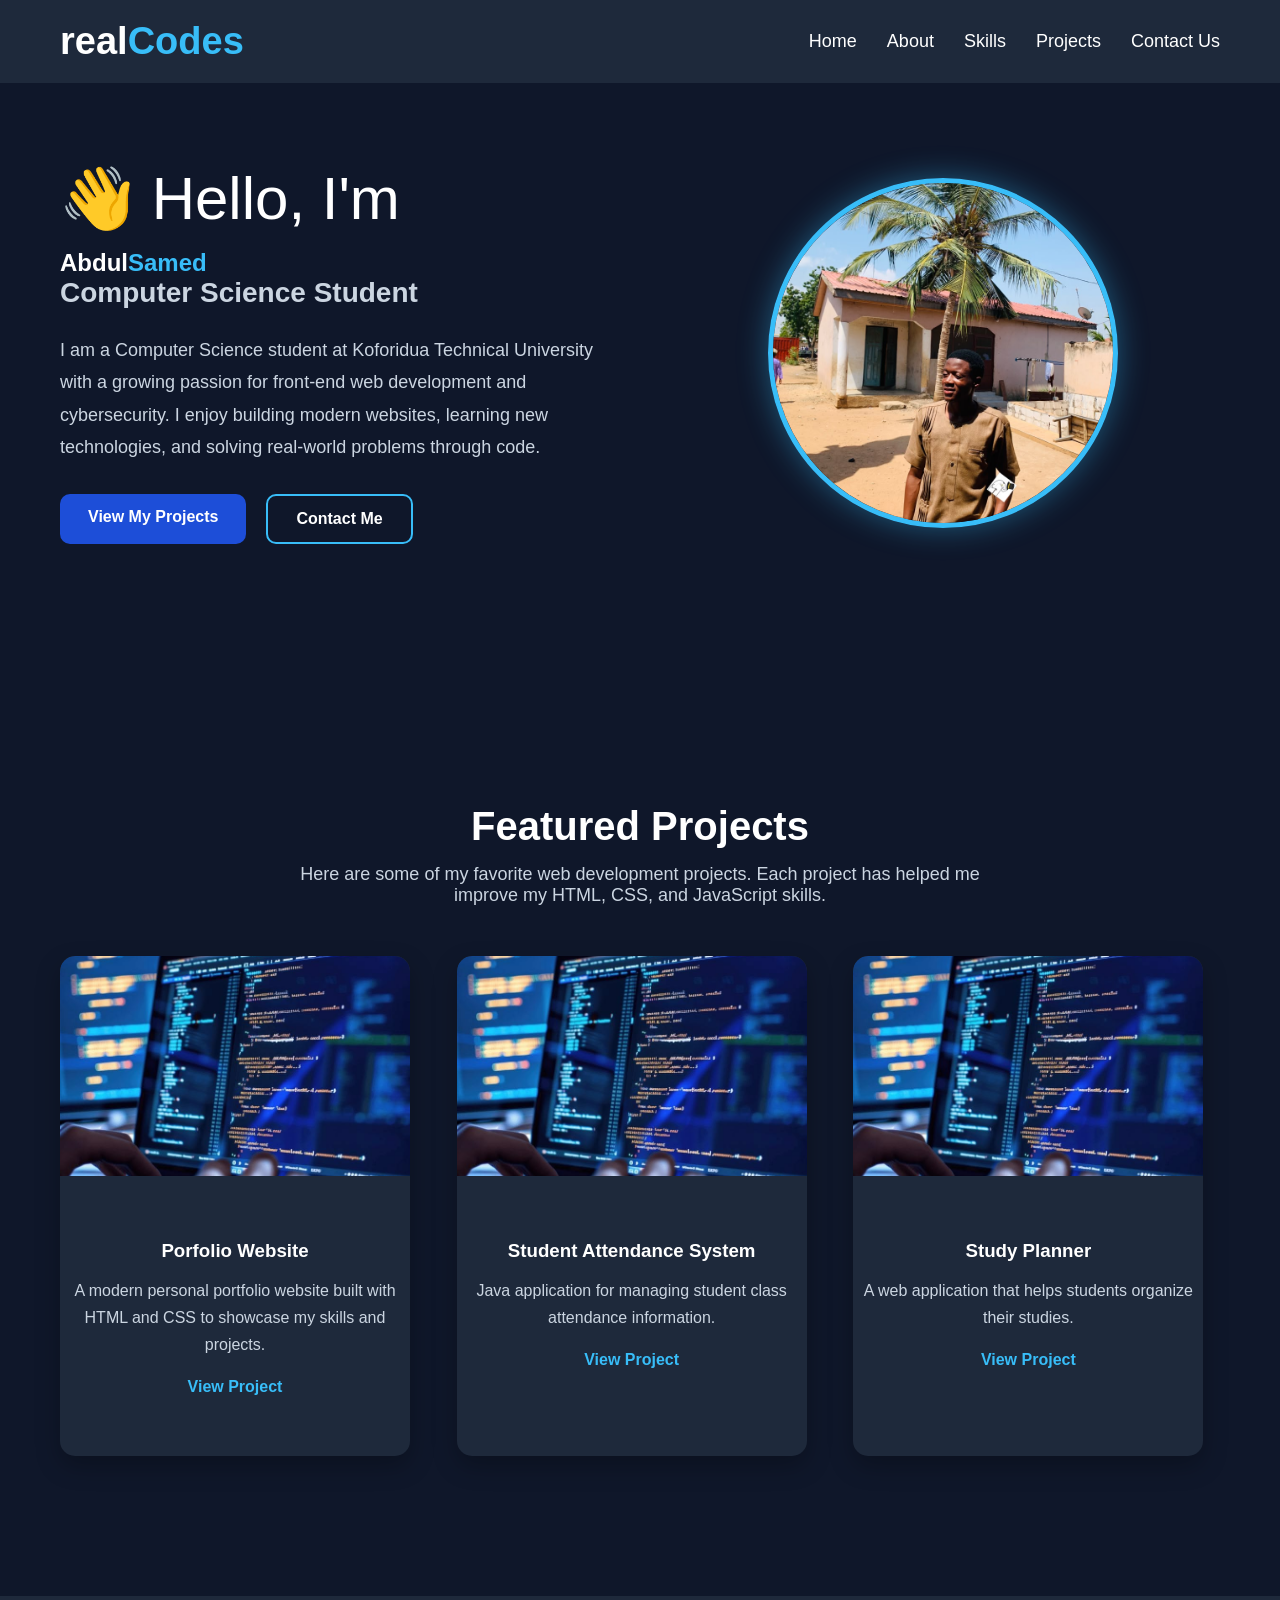
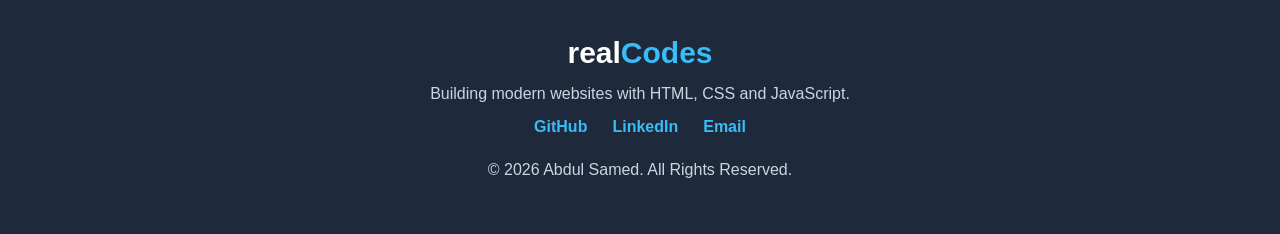
<file: index.html>
<!DOCTYPE html>
<html lang="en">
<head>
    <meta charset="UTF-8">
    <meta name="viewport" content="width=device-width, initial-scale=1.0">
    <title>realCodes Porfolio</title>
    <link rel="stylesheet" href="style.css">
</head>
<body>
    <!-- I'm builiding a Navigation bar -->
     <nav class="navbar">
        <!-- logo goes to the left -->
         <div class="logo">real<span>Codes</span>
        </div>

         <!-- list of nav-items -->
          <ul class="nav-links">
            <li><a href="index.html">Home</a></li>
            <li><a href="about.html">About</a></li>
            <li><a href="skills.html">Skills</a></li>
            <li><a href="projects.html">Projects</a></li>
            <li><a href="contact.html">Contact Us</a></li>
          </ul>
     </nav>
    
     <section class="hero">
      <div class="hero-text">
        <p class="greeting">👋 Hello, I'm</p>
        <h1>Abdul<span>Samed</span></h1>
        <h2>Computer Science Student</h2>

        <p class="intro">I am a Computer Science student at Koforidua Technical University with a growing passion for front-end web development and cybersecurity. I enjoy building modern websites, learning new technologies, and solving real-world problems through code.
</p>
     

       <div class="hero-buttons">
        <a href="projects.html" class="btn">View My Projects</a>
        <a href="contact.html" class="btn-secondary">Contact Me</a>
        </div>
        </div>
      

      <div class="hero-image">
        <img src="realabdul.jpeg" alt="Abdul Samed">
      </div> 
     </section>

     <section class="featured-projects">
      <h2>Featured Projects</h2>

      <p class="section-description">
         Here are some of my favorite web development projects. Each project has helped me improve my HTML, CSS, and JavaScript skills.
      </p>
      
      <div class="projects-grid">

        <!-- Project Card 1 -->
         <article class="project-card">

          <img src="IMG_1.jpg" alt="Porfolio Website">

          <div class="project-content">

            <h3>Porfolio Website</h3>

            <p>
               A modern personal portfolio website built with HTML and CSS to showcase my skills and projects.
                </p>
              
                <a href="" class="project-btn">View Project</a>

          </div>
         </article>

          <!-- Project Card 2 -->
          <article class="project-card">

          <img src="IMG_1.jpg" alt="Student Managemnet System">

          <div class="project-content">

            <h3>Student Attendance System</h3>

            <p>
               Java application for managing student class attendance information.
                </p>
              
                <a href="" class="project-btn">View Project</a>

          </div>
         </article>

          <!-- Project Card 3 -->
          <article class="project-card">

          <img src="IMG_1.jpg" alt="Study Planner">

          <div class="project-content">

            <h3>Study Planner</h3>

            <p>
               A web application that helps students organize their studies.
                </p>
              
                <a href="" class="project-btn">View Project</a>

          </div>
         </article>
         </div>
     </section>
     
     <footer class="footer">

    <div class="footer-content">

        <h3>real<span>Codes</span></h3>

        <p>
            Building modern websites with HTML, CSS and JavaScript.
        </p>

        <div class="social-links">
            <a href="#">GitHub</a>
            <a href="#">LinkedIn</a>
            <a href="#">Email</a>
        </div>

        <p class="copyright">
            © 2026 Abdul Samed. All Rights Reserved.
        </p>

    </div>

</footer>
     
</body>
</html>
</file>
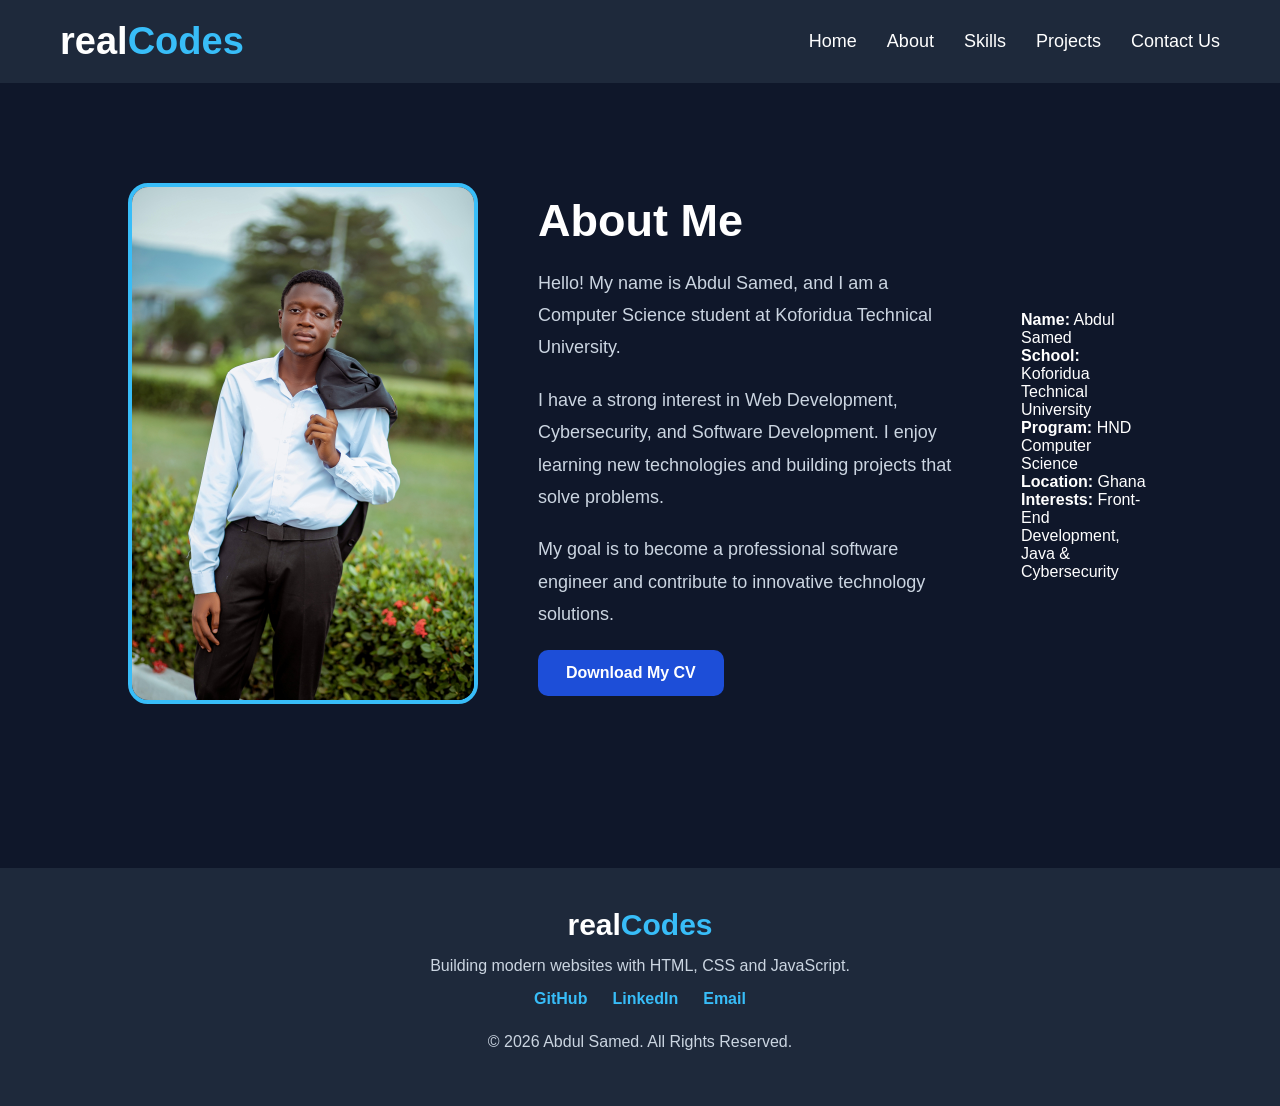
<file: about.html>
<!DOCTYPE html>
<html lang="en">
<head>
    <meta charset="UTF-8">
    <meta name="viewport" content="width=device-width, initial-scale=1.0">
    <title>About | realCodes</title>
    <link rel="stylesheet" href="style.css">
</head>
<body>
     <!-- Navigation Bar -->
    <nav class="navbar">

        <div class="logo">
            real<span>Codes</span>
        </div>

        <ul class="nav-links">
            <li><a href="index.html">Home</a></li>
            <li><a href="about.html">About</a></li>
            <li><a href="skills.html">Skills</a></li>
            <li><a href="projects.html">Projects</a></li>
            <li><a href="contact.html">Contact Us</a></li>
        </ul>

    </nav>

    <section class="about">

    <div class="about-image">
        <img src="IMG_5550.JPG" alt="Abdul Samed">
    </div>

    <div class="about-content">

        <h1>About Me</h1>

        <p>
            Hello! My name is Abdul Samed, and I am a Computer Science student
            at Koforidua Technical University.
        </p>

        <p>
            I have a strong interest in  Web Development,
            Cybersecurity, and Software Development. I enjoy learning
            new technologies and building projects that solve problems.
        </p>

        <p>
            My goal is to become a professional software engineer and
            contribute to innovative technology solutions.
        </p>

        <a href="cv.pdf" class="btn">
            Download My CV
        </a>

    </div>

    <div class="about-details">

    <p><strong>Name:</strong> Abdul Samed</p>

    <p><strong>School:</strong> Koforidua Technical University</p>

    <p><strong>Program:</strong> HND Computer Science</p>

    <p><strong>Location:</strong> Ghana</p>
    
    <p><strong>Interests:</strong> Front-End Development, Java & Cybersecurity</p>

</div>


</section>

<footer class="footer">

    <div class="footer-content">

        <h3>real<span>Codes</span></h3>

        <p>
            Building modern websites with HTML, CSS and JavaScript.
        </p>

        <div class="social-links">
            <a href="#">GitHub</a>
            <a href="#">LinkedIn</a>
            <a href="#">Email</a>
        </div>

        <p class="copyright">
            © 2026 Abdul Samed. All Rights Reserved.
        </p>

    </div>

</footer>
    
</body>
</html>
</file>
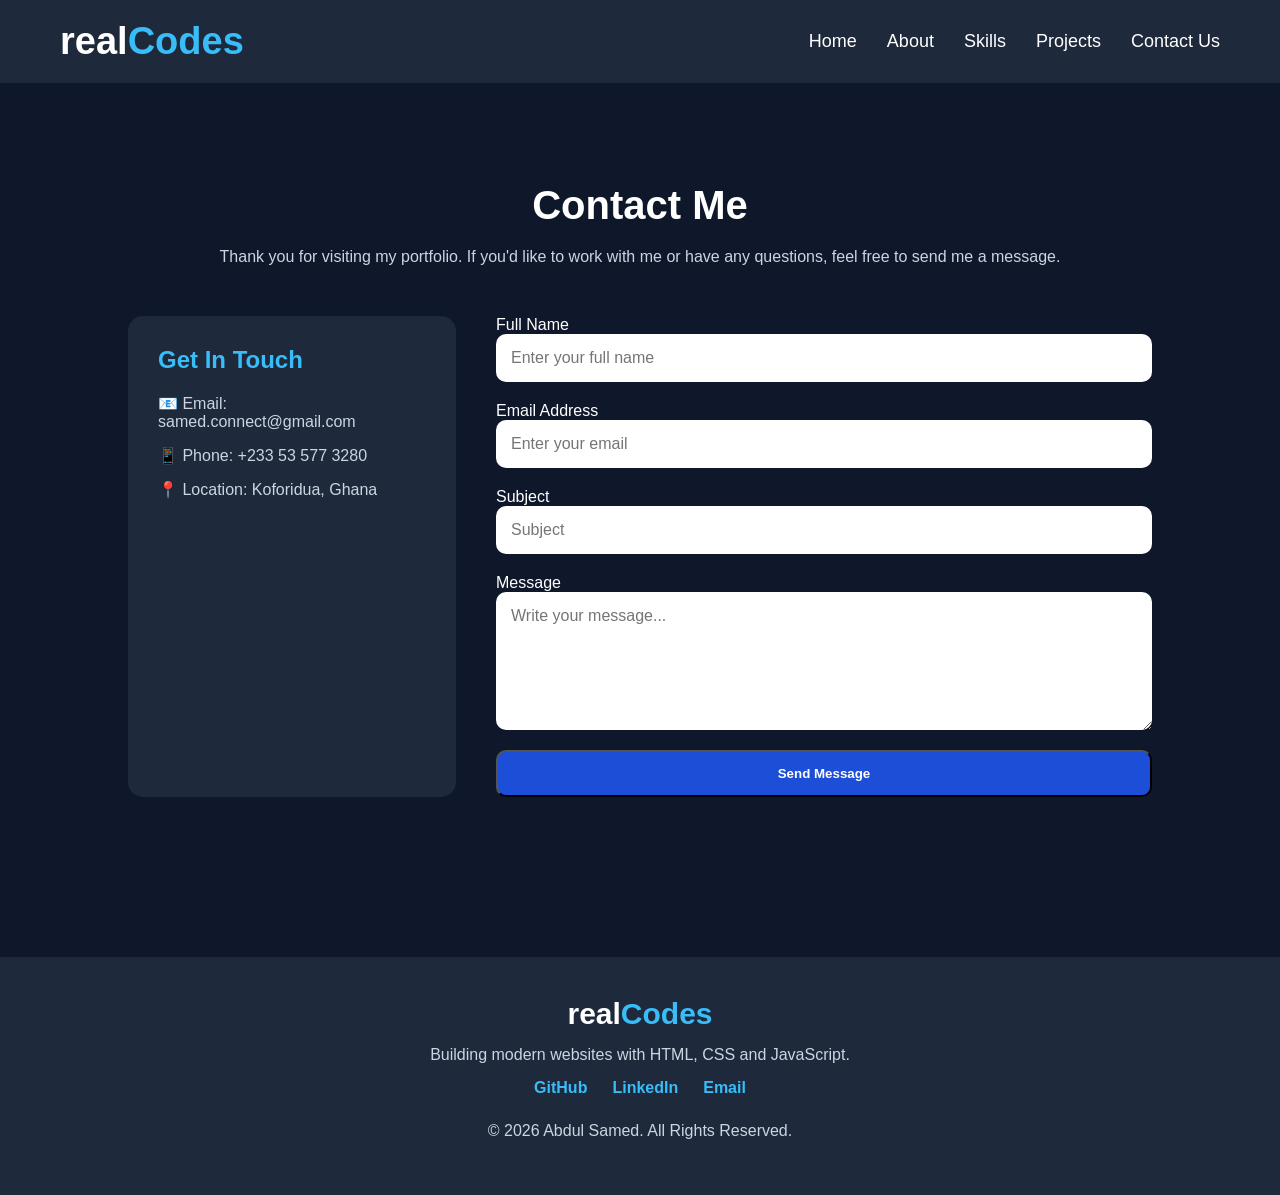
<file: contact.html>
<!DOCTYPE html>
<html lang="en">
<head>
    <meta charset="UTF-8">
    <meta name="viewport" content="width=device-width, initial-scale=1.0">
    <title>Contact Info</title>
    <link rel="stylesheet" href="style.css">
</head>
<body>
     <!-- Navigation Bar -->
    <nav class="navbar">

        <div class="logo">
            real<span>Codes</span>
        </div>

        <ul class="nav-links">
            <li><a href="index.html">Home</a></li>
            <li><a href="about.html">About</a></li>
            <li><a href="skills.html">Skills</a></li>
            <li><a href="projects.html">Projects</a></li>
            <li><a href="contact.html">Contact Us</a></li>
        </ul>

    </nav>

    <section class="contact">

    <h1>Contact Me</h1>

    <p class="contact-text">
        Thank you for visiting my portfolio. If you'd like to work with me or have any questions, feel free to send me a message.
    </p>

    <div class="contact-container">

        <div class="contact-info">

            <h2>Get In Touch</h2>

            <p>📧 Email: samed.connect@gmail.com</p>

            <p>📱 Phone: +233 53 577 3280</p>

            <p>📍 Location: Koforidua, Ghana</p>

        </div>

        <form class="contact-form">

            <label for="name">Full Name</label>
            <input type="text" id="name" placeholder="Enter your full name">

            <label for="email">Email Address</label>
            <input type="email" id="email" placeholder="Enter your email">

            <label for="subject">Subject</label>
            <input type="text" id="subject" placeholder="Subject">

            <label for="message">Message</label>
            <textarea id="message" rows="6" placeholder="Write your message..."></textarea>

            <button type="submit" class="btn">Send Message</button>

        </form>

    </div>

</section>

<footer class="footer">

    <div class="footer-content">

        <h3>real<span>Codes</span></h3>

        <p>
            Building modern websites with HTML, CSS and JavaScript.
        </p>

        <div class="social-links">
            <a href="https://github.com/">GitHub</a>
            <a href="https://www.linkedin.com/in/abdulai-abdul-samed-830835382/">LinkedIn</a>
            <a href="samed.connect@gmail.com">Email</a>
        </div>

        <p class="copyright">
            © 2026 Abdul Samed. All Rights Reserved.
        </p>

    </div>

</footer>

    
</body>
</html>
</file>
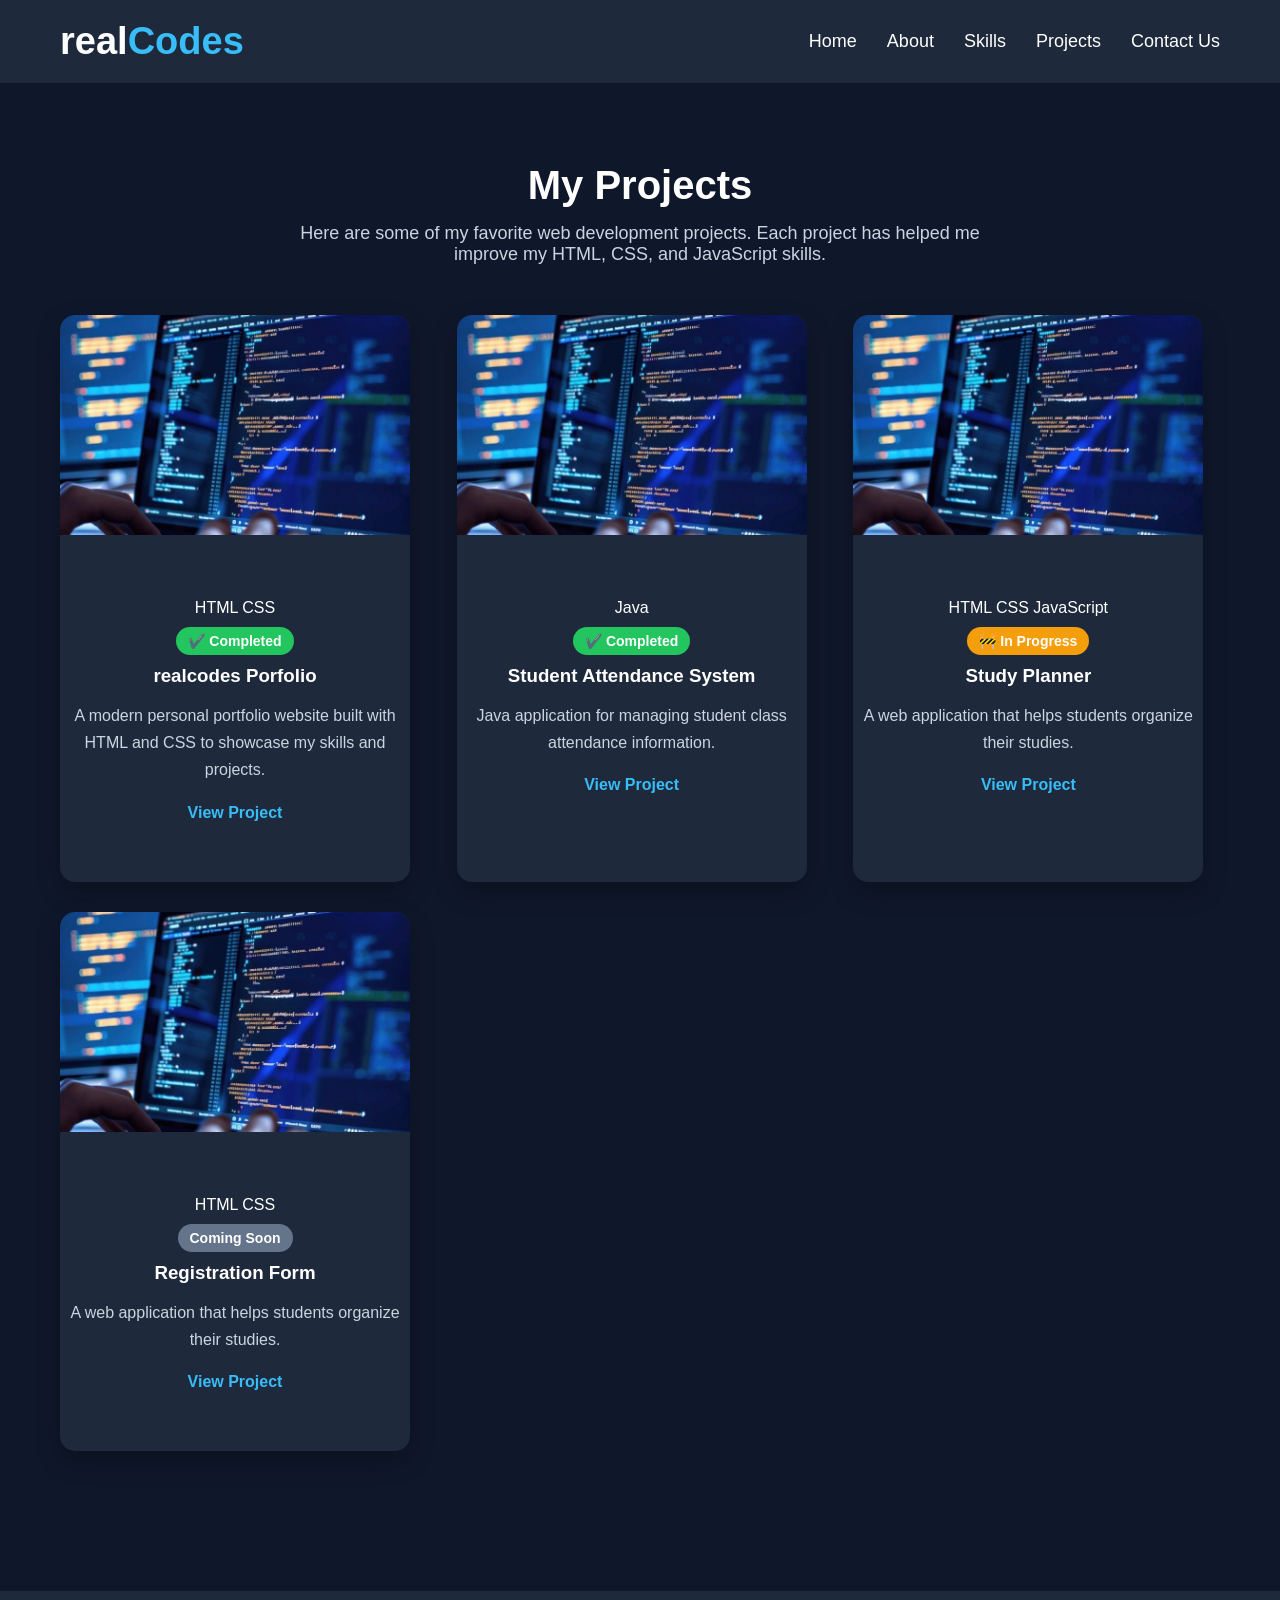
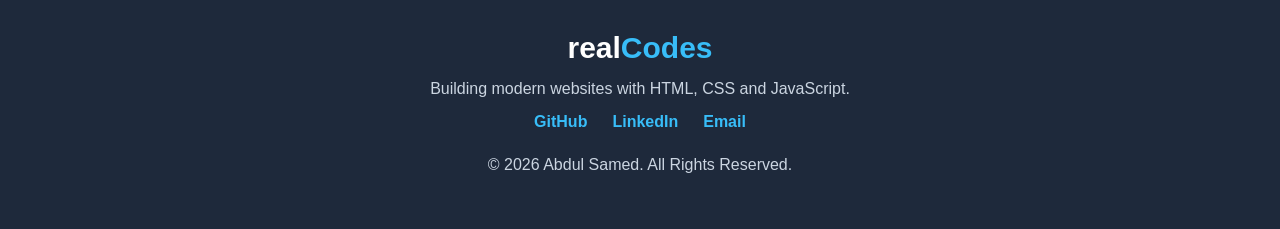
<file: projects.html>
<!DOCTYPE html>
<html lang="en">
<head>
    <meta charset="UTF-8">
    <meta name="viewport" content="width=device-width, initial-scale=1.0">
    <title>Projects | realCodes</title>
    <link rel="stylesheet" href="style.css">
</head>
<body>
     <!-- Navigation Bar -->
    <nav class="navbar">

        <div class="logo">
            real<span>Codes</span>
        </div>

        <ul class="nav-links">
            <li><a href="index.html">Home</a></li>
            <li><a href="about.html">About</a></li>
            <li><a href="skills.html">Skills</a></li>
            <li><a href="projects.html">Projects</a></li>
            <li><a href="contact.html">Contact Us</a></li>
        </ul>

    </nav>

    <section class="featured-projects">
      <h2>My Projects</h2>

      <p class="section-description">
         Here are some of my favorite web development projects. Each project has helped me improve my HTML, CSS, and JavaScript skills.
      </p>
      
      <div class="projects-grid">

        <!-- Project Card 1 -->
         <article class="project-card">

          <img src="IMG_1.jpg" alt="Porfolio Website">

          <div class="project-content">

             <div class="tech-stack">
            <span>HTML</span>
            <span>CSS</span>
        </div>

        <span class="status completed">✔️ Completed</span>

            <h3>realcodes Porfolio</h3>

            <p>
               A modern personal portfolio website built with HTML and CSS to showcase my skills and projects.
                </p>
              
                <a href="#" class="project-btn">View Project</a>

          </div>
         </article>

          <!-- Project Card 2 -->
          <article class="project-card">

          <img src="IMG_1.jpg" alt="Student Attendance System">

          <div class="project-content">

            <div class="tech-stack">
                <span>Java</span>
            </div>

            <span class="status completed">✔️ Completed</span>

            <h3>Student Attendance System</h3>

            <p>
               Java application for managing student class attendance information.
                </p>
              
                <a href="" class="project-btn">View Project</a>

          </div>
         </article>

          <!-- Project Card 3 -->
          <article class="project-card">

          <img src="IMG_1.jpg" alt="Study Planner">

          <div class="project-content">
            <div class="tech-stack">
                <span>HTML</span>
                <span>CSS</span>
                <span>JavaScript</span>
            </div>
            <span class="status progress">🚧 In Progress</span>

            <h3>Study Planner</h3>

            <p>
               A web application that helps students organize their studies.
                </p>
              
                <a href="" class="project-btn">View Project</a>

          </div>
         </article>

         <!-- Project Card 4 -->
          <article class="project-card">

          <img src="IMG_1.jpg" alt="Registration Form">

          <div class="project-content">
            <div class="tech-stack">
                <span>HTML</span>
                <span>CSS</span>
        
            </div>
            <span class="status coming-soon">Coming Soon</span>

            <h3>Registration Form</h3>

            <p>
               A web application that helps students organize their studies.
                </p>
              
                <a href="" class="project-btn">View Project</a>

          </div>
         </article>
         </div>
     </section>
     
     <footer class="footer">

    <div class="footer-content">

        <h3>real<span>Codes</span></h3>

        <p>
            Building modern websites with HTML, CSS and JavaScript.
        </p>

        <div class="social-links">
            <a href="#">GitHub</a>
            <a href="#">LinkedIn</a>
            <a href="#">Email</a>
        </div>

        <p class="copyright">
            © 2026 Abdul Samed. All Rights Reserved.
        </p>

    </div>

</footer>
    
</body>
</html>
</file>
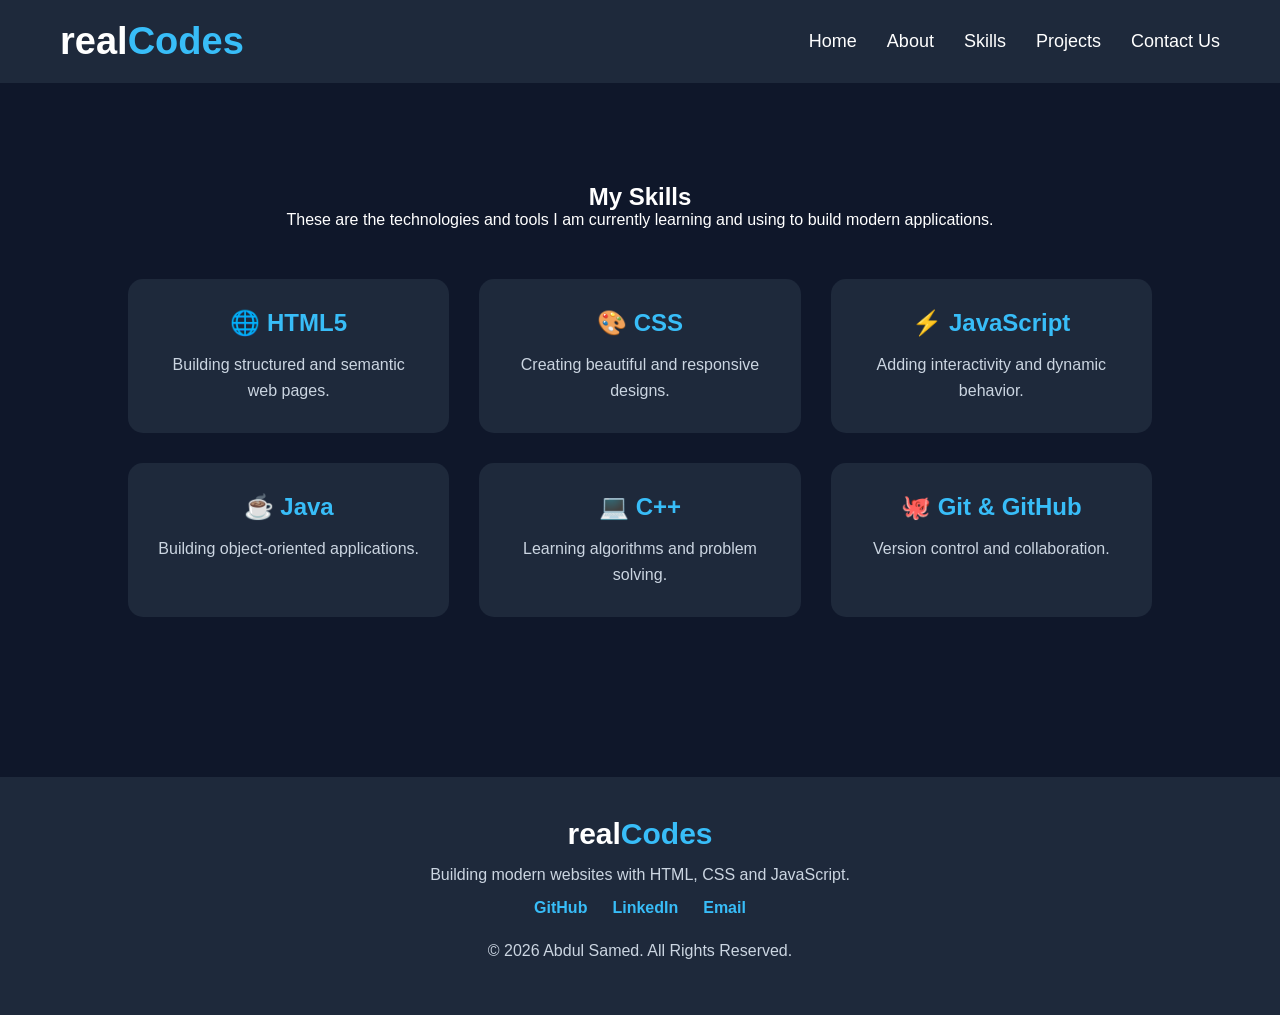
<file: skills.html>
<!DOCTYPE html>
<html lang="en">
<head>
    <meta charset="UTF-8">
    <meta name="viewport" content="width=device-width, initial-scale=1.0">
    <title>Skills | realCodes</title>
    <link rel="stylesheet" href="style.css">
</head>
<body>
     <!-- Navigation Bar -->
    <nav class="navbar">

        <div class="logo">
            real<span>Codes</span>
        </div>

        <ul class="nav-links">
            <li><a href="index.html">Home</a></li>
            <li><a href="about.html">About</a></li>
            <li><a href="skills.html">Skills</a></li>
            <li><a href="projects.html">Projects</a></li>
            <li><a href="contact.html">Contact Us</a></li>
        </ul>

    </nav>

    <section class="skills">

    <h1>My Skills</h1>

    <p>
        These are the technologies and tools I am currently learning and using to build modern applications.
    </p>

    <div class="skills-container">

        <div class="skill-card">
            <h2>🌐 HTML5</h2>
            <p>Building structured and semantic web pages.</p>
        </div>

        <div class="skill-card">
            <h2>🎨 CSS</h2>
            <p>Creating beautiful and responsive designs.</p>
        </div>

        <div class="skill-card">
            <h2>⚡ JavaScript</h2>
            <p>Adding interactivity and dynamic behavior.</p>
        </div>

        <div class="skill-card">
            <h2>☕ Java</h2>
            <p>Building object-oriented applications.</p>
        </div>

        <div class="skill-card">
            <h2>💻 C++</h2>
            <p>Learning algorithms and problem solving.</p>
        </div>

        <div class="skill-card">
            <h2>🐙 Git & GitHub</h2>
            <p>Version control and collaboration.</p>
        </div>

    </div>

</section>

<footer class="footer">

    <div class="footer-content">

        <h3>real<span>Codes</span></h3>

        <p>
            Building modern websites with HTML, CSS and JavaScript.
        </p>

        <div class="social-links">
            <a href="#">GitHub</a>
            <a href="#">LinkedIn</a>
            <a href="#">Email</a>
        </div>

        <p class="copyright">
            © 2026 Abdul Samed. All Rights Reserved.
        </p>

    </div>

</footer>
    
</body>
</html>
</file>
<file: style.css>
/* Global Reset */
*{
    margin: 0;
    padding: 0;
    box-sizing: border-box;
    font-family: 'Segoe UI', Tahoma, Geneva, Verdana, sans-serif;
}

body{
    background-color: #0F172A;
    color: white;
}
.navbar{
    display: flex;
    justify-content: space-between;
    align-items: center;
    padding: 20px 60px;
    background-color: #1E293B;
    position: sticky;
    top: 0;
}
.logo{
    font-size: 38px;
    font-weight: bold;
    color:  white;
    cursor: pointer;
}
.logo span{
    color:  #38BDF8;
}
.nav-links{
    display: flex;
    list-style: none;
    gap: 30px;
}
.nav-links a{
    text-decoration: none;
    color: white;
    font-size: 18px;
    font-weight: 500;
    transition: color 0.3s ease;
}
.nav-links a:hover{
    color:  #38BDF8;
}
.hero{
    display: flex;
    justify-content: space-between;
    align-items: center;
    padding: 80px 60px;
    gap: 50px;
    margin-bottom: 100px;
}
.hero-text{
    flex: 1;
}
.greeting{
    font-size: 60px;
    margin-bottom: 15px;
}
.hero-text h1 span{
    margin-bottom: 20px;
    color:  #38BDF8;
}
.hero-text h2{
    font-size: 28px;
    color: #CBD5E1;
    margin-bottom: 25px;
}
.intro{
    font-size: 18px;
    line-height: 1.8;
    color: #CBD5E1;
    margin-bottom: 30px;
}
.hero-buttons{
    margin-top: 30px;
    display: flex;
    gap: 20px;
}
.btn{
    background-color: #1D4ED8;
    color: white;
    text-decoration: none;
    display: inline-block;
    padding: 14px 28px;
    border-radius: 10px;
    font-weight: bold;
    transition: 0.3s ease;
    cursor: pointer;
    
}

.btn:hover{
    background-color: #1D4ED8;
    transform: translateY(-3px);
}
.btn-secondary{
    background-color: transparent;
    color: white;
    text-decoration: none;
    padding: 14px 28px;
    border: 2px solid #38BDF8;
    border-radius: 10px;
    font-weight: bold;
    transition: 0.3s ease;
}
.btn-secondary:hover{
    background-color: #38BDF8;
    color: #0F172A;
    transform: translateY(-3px);
}
.hero-image{
    flex: 1;
    display: flex;
    justify-content: center;
}
.hero-image img{
    width: 350px;
    height: 350px;
    border-radius: 50%;
    object-fit: cover;
    border: 5px solid #38BDF8;
    box-shadow:0 0 30px rgba(56, 189, 248, .4);
}
.featured-projects{
    padding: 80px 60px;
    text-align: center;
}
.featured-projects h2{
    font-size: 40px;
    color: white;
    margin-bottom: 15px;
}
.section-description{
    color: #CBD5E1;
    font-size: 18px;
    max-width: 700px;
    margin: auto;
    margin-bottom: 50px;
}
.projects-grid{
    display: grid;
    grid-template-columns: repeat(auto-fit, minmax(300px,1fr));
    gap: 30px;
}
.project-card{
    background-color: #1E293B;
    border-radius: 15px;
    overflow: hidden;
    transition: 0.3s ease;
    max-width: 350px;
    box-shadow: 0 10px 25px rgba(0,0,0,.25);
    transition: transform 0.3s ease, box-shadow 0.3s ease;
}
.project-card img{
    border-radius: 15px 15px 0 0;
    width: 100%;
    height: 220px;
    object-fit: cover;
}
.project-card:hover{
    transform: translateY(-10px);
     box-shadow: 0 15px 35px rgba(0,0,0,.3);
}

.project-content{
    padding: 60px 0;
}
.project-content h3{
    color: white;
    margin-bottom: 15px;
}
.project-content p{
    color: #CBD5E1;
    line-height: 1.7;
    margin-bottom: 20px;
}
.project-btn{
    text-decoration: none;
    color:#38BDF8;
    font-weight: bold;
}
.project-btn:hover{
    color: white;
}

.about{
    display: flex;
    justify-content: space-between;
    align-items: center;
    gap: 60px;
    padding: 100px 10%;
    background-color: #0F172A;
}
.about-image img{
    width: 350px;
    border-radius: 20px;
    border: 4px solid #38BDF8;
}
.about-content h1{
    color: white;
    font-size: 45px;
    margin-bottom: 20px;
}
.about-content p{
    color: #CBD5E1;
    line-height: 1.8;
    margin-bottom: 20px;
    font-size: 18px;
}

.skills{
    padding: 100px 10%;
    text-align: center;
}
.skills-container{
    display: grid;
    grid-template-columns: repeat(3,1fr);
    gap: 30px;
    margin-top: 50px;   
}
.skill-card{
    background: #1E293B;
    padding: 30px;
    border-radius: 15px;
    transition: .3s;
}
.skill-card:hover{

    transform:translateY(-10px);

    box-shadow:0 10px 25px rgba(0,0,0,.3);

}
.skill-card h2{

    color:#38BDF8;

    margin-bottom:15px;

}
.skill-card p{

    color:#CBD5E1;

    line-height:1.6;

}
.status{
    display: inline-block;
    padding: 6px 12px;
    border-radius: 20px;
    font-size: 14px;
    font-weight: bold;
    margin: 10px 0;
}
.completed{
        background-color: #22C55E;
    color: white;

}
.progress{
        background-color: #F59E0B;
    color: white;

}
.coming-soon{
        background-color: #64748B;
    color: white;
}

.contact{
    padding: 100px 10%;
}
.contact h1{
    text-align: center;
    font-size: 40px;
    margin-bottom: 20px;
}
.contact-text{
    text-align: center;
    color: #CBD5E1;
    margin-bottom: 50px;
}
.contact-container{
    display: grid;
    grid-template-columns: 1fr 2fr;
    gap: 40px;
}
.contact-info{
     background: #1E293B;
    padding: 30px;
    border-radius: 15px;
}
.contact-info h2{
    color: #38BDF8;
    margin-bottom: 20px;
}
.contact-info p{
    margin-bottom: 15px;
    color: #CBD5E1;
}
.contact-form{
    display: flex;
    flex-direction: column;
}
.contact-form input,
.contact-form textarea{
    padding: 15px;
    margin-bottom: 20px;
    border: none;
    border-radius: 10px;
    font-size: 16px;
}

.footer{
    background-color: #1E293B;
    text-align: center;
    padding: 40px 20px;
    margin-top: 60px;
}

.footer-content h3{
    font-size: 30px;
    color: white;
}

.footer-content span{
    color: #38BDF8;
}

.footer-content p{
    color: #CBD5E1;
    margin: 15px 0;
}

.social-links{
    display: flex;
    justify-content: center;
    gap: 25px;
    margin-bottom: 25px;
}

.social-links a{
    text-decoration: none;
    color: #38BDF8;
    font-weight: bold;
    transition: 0.3s;
}

.social-links a:hover{
    color: white;
}

@media (max-width:768px){

    .navbar{
        flex-direction: column;
        gap: 20px;
    }

    .nav-links{
        flex-direction: column;
        align-items: center;
    }

}
@media (max-width:768px){

    .hero{
        flex-direction: column;
        text-align: center;
    }

    .hero-image{
        margin-top: 30px;
    }

}
@media (max-width:768px){

    .contact-container{
        grid-template-columns:1fr;
    }

}
@media (max-width:768px){

    .about-container{
        flex-direction: column;
        text-align: center;
    }

}
html{
    scroll-behavior:smooth;
}
</file>
